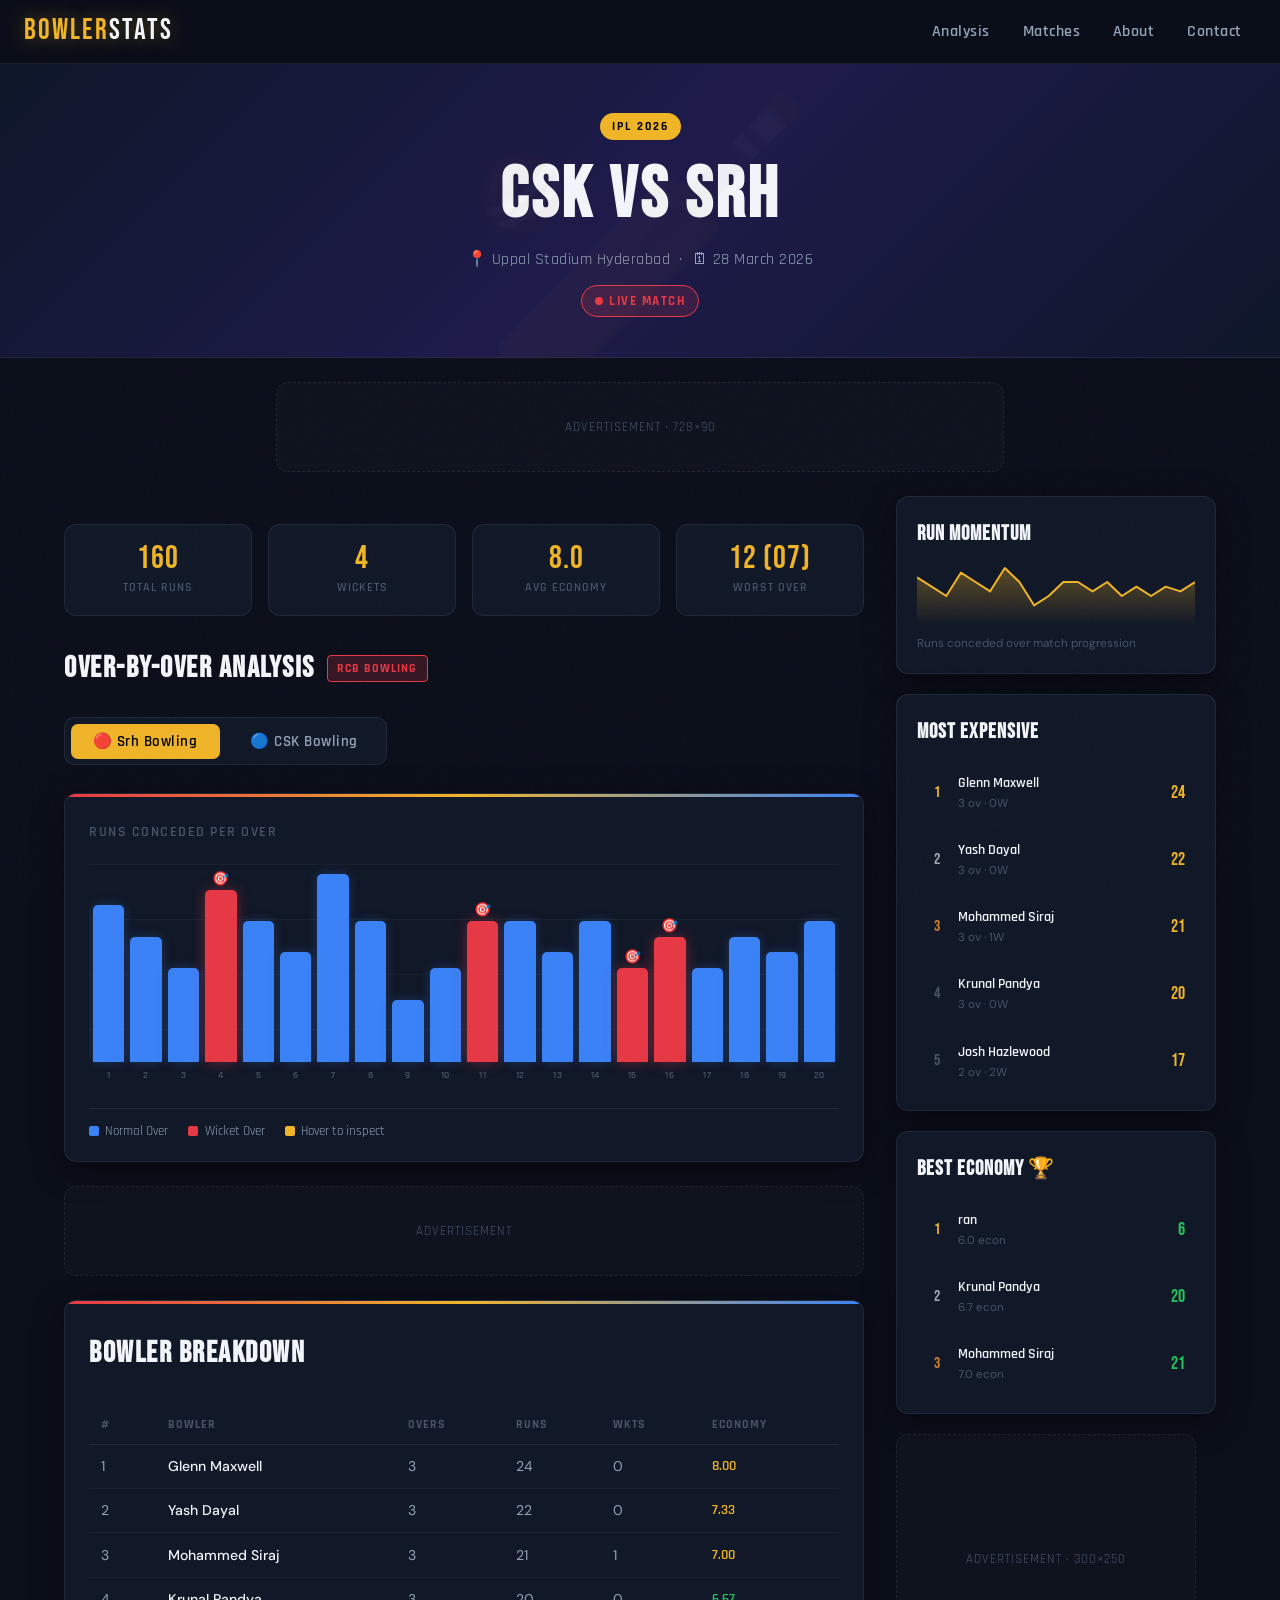
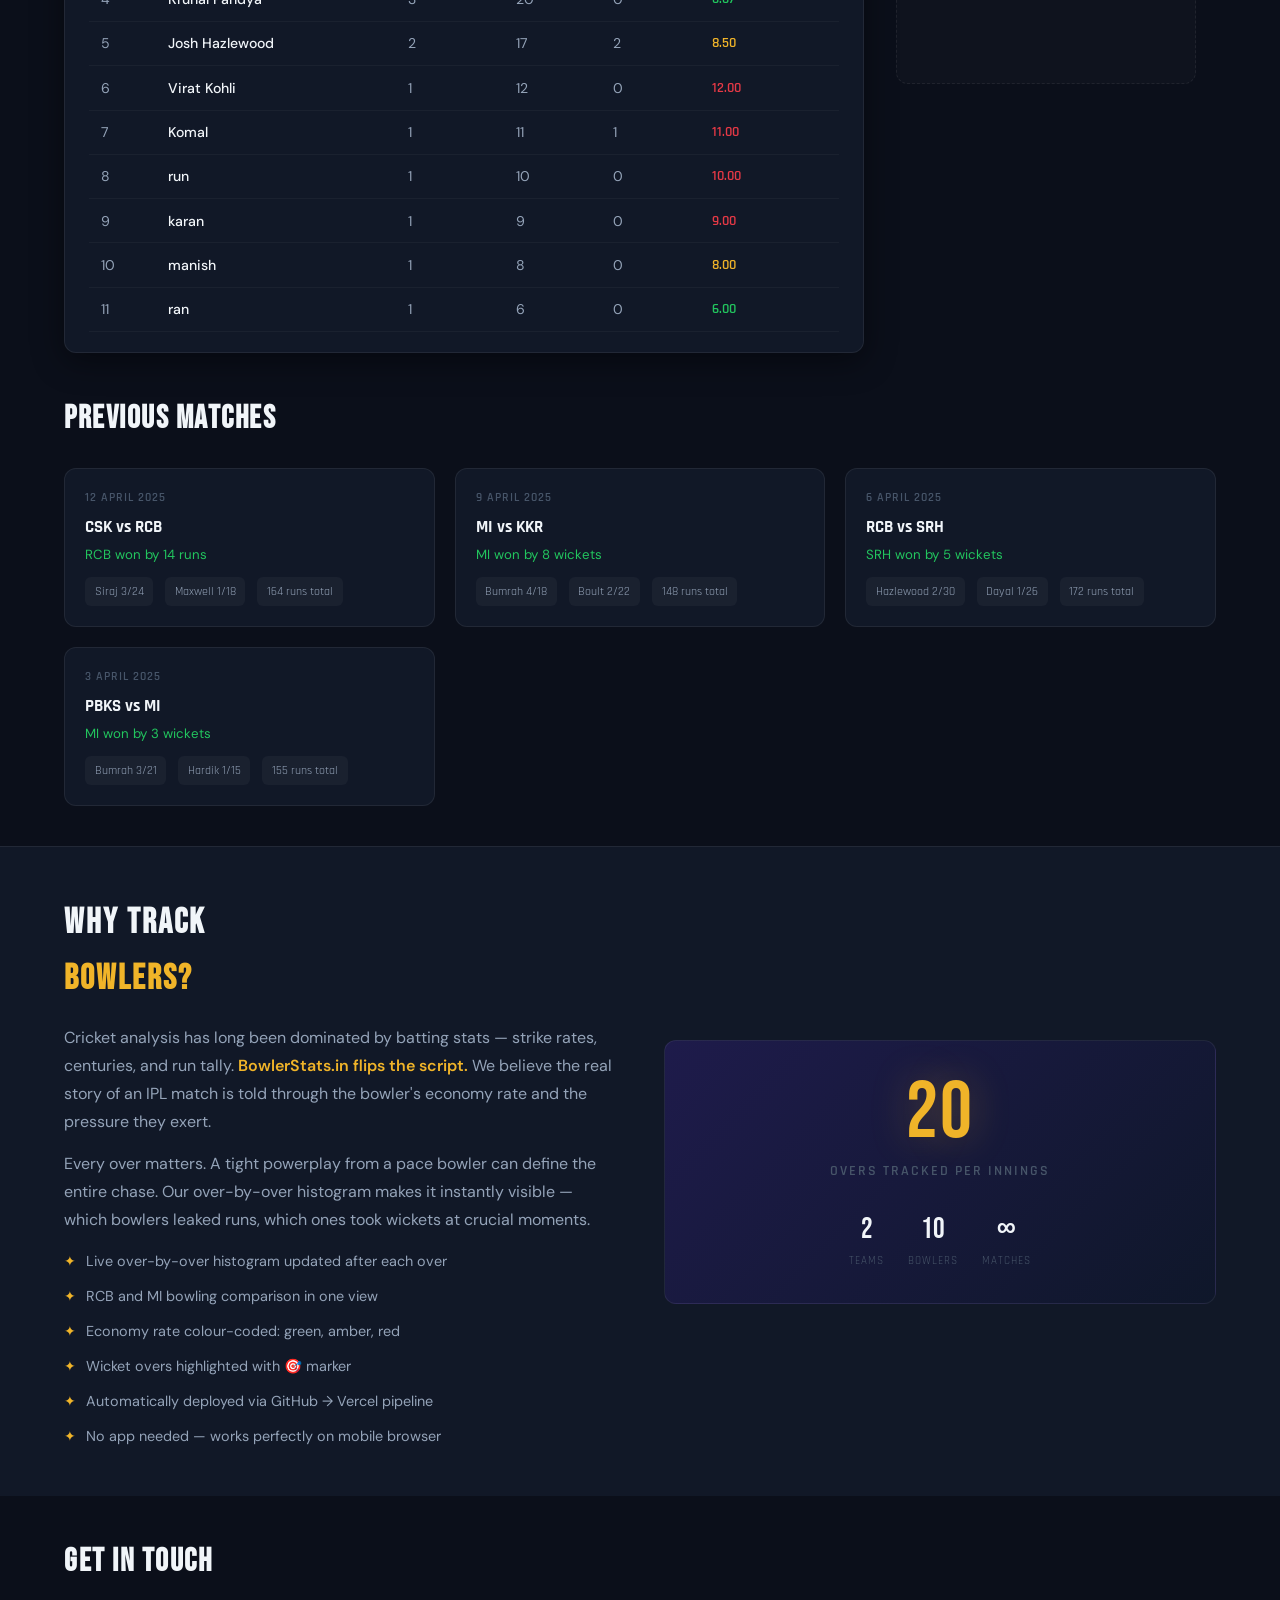
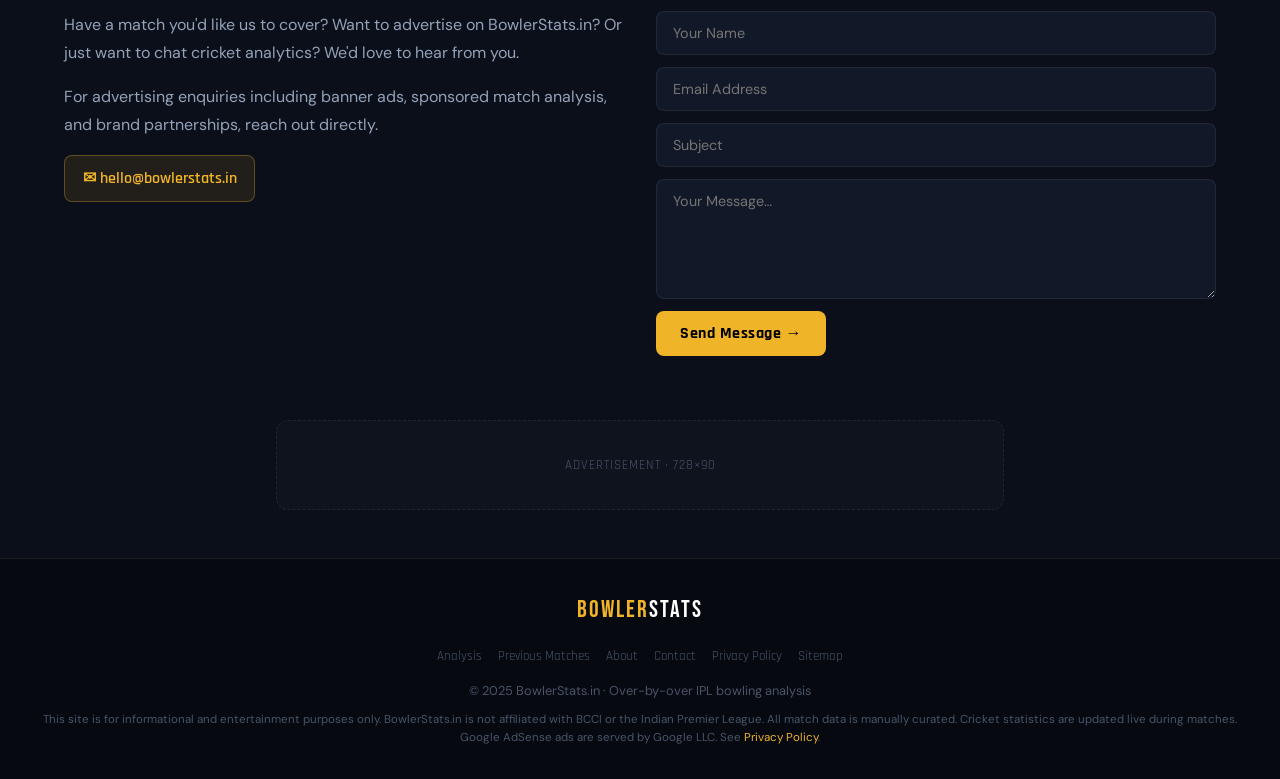
<file: index.html>
<!DOCTYPE html>
<html lang="en">
<head>
  <!-- ═══════════════════════════════════════════════
       BowlerStats.in — IPL Bowler Run Analysis
       SEO Optimized · AdSense Ready · Mobile Responsive
       ═══════════════════════════════════════════════ -->

  <meta charset="UTF-8" />
  <meta name="viewport" content="width=device-width, initial-scale=1.0" />

  <!-- ── Primary SEO ── -->
  <title>BowlerStats | IPL Bowler Run Analysis — Over-by-Over Histogram</title>
  <meta name="description"
        content="Live IPL match analysis focused on bowler performance. Track runs conceded by each bowler per over with interactive histograms. RCB vs MI, CSK, KKR and all IPL 2025 matches." />
  <meta name="keywords"
        content="IPL bowler stats, IPL 2025 bowler analysis, RCB vs MI bowler runs, cricket bowling figures, over by over analysis, IPL histogram, Mohammed Siraj stats, Jasprit Bumrah economy, IPL live bowling analysis, cricket statistics India" />
  <meta name="author"       content="BowlerStats.in" />
  <meta name="robots"       content="index, follow, max-image-preview:large" />
  <meta name="theme-color"  content="#0b0f1a" />
  <link rel="canonical"     href="https://bowlerstats.in/" />

  <!-- ── Open Graph / Facebook ── -->
  <meta property="og:type"        content="website" />
  <meta property="og:url"         content="https://bowlerstats.in/" />
  <meta property="og:title"       content="BowlerStats — IPL Bowler Run Analysis" />
  <meta property="og:description" content="Live over-by-over analysis of IPL bowler performance. Who conceded the most runs? Find out with interactive histograms." />
  <meta property="og:image"       content="https://bowlerstats.in/og-image.jpg" />
  <meta property="og:locale"      content="en_IN" />
  <meta property="og:site_name"   content="BowlerStats.in" />

  <!-- ── Twitter Card ── -->
  <meta name="twitter:card"        content="summary_large_image" />
  <meta name="twitter:title"       content="BowlerStats — IPL Bowler Run Analysis" />
  <meta name="twitter:description" content="Interactive over-by-over IPL bowler stats. Runs, wickets, economy — all in one histogram." />
  <meta name="twitter:image"       content="https://bowlerstats.in/og-image.jpg" />
  <meta name="twitter:site"        content="@BowlerStats" />

  <!-- ── Structured Data (JSON-LD) ── -->
  <script type="application/ld+json">
  {
    "@context": "https://schema.org",
    "@type": "SportsEvent",
    "name": "RCB vs MI — IPL 2025 Bowler Stats",
    "description": "Over-by-over bowler run analysis for IPL 2025 match between Royal Challengers Bangalore and Mumbai Indians.",
    "sport": "Cricket",
    "startDate": "2025-04-15",
    "location": {
      "@type": "Place",
      "name": "M. Chinnaswamy Stadium",
      "address": "Bangalore, Karnataka, India"
    },
    "organizer": {
      "@type": "Organization",
      "name": "Board of Control for Cricket in India",
      "url": "https://www.bcci.tv"
    },
    "url": "https://bowlerstats.in/"
  }
  </script>

  <script type="application/ld+json">
  {
    "@context": "https://schema.org",
    "@type": "WebSite",
    "name": "BowlerStats.in",
    "url": "https://bowlerstats.in/",
    "description": "IPL bowler performance statistics with over-by-over run histograms",
    "potentialAction": {
      "@type": "SearchAction",
      "target": "https://bowlerstats.in/?q={search_term_string}",
      "query-input": "required name=search_term_string"
    }
  }
  </script>

  <!-- ── Google AdSense ── -->
  <!-- REPLACE ca-pub-XXXXXXXXXXXXXXXX with your actual AdSense Publisher ID -->
  <script async src="https://pagead2.googlesyndication.com/pagead/js/adsbygoogle.js?client=ca-pub-XXXXXXXXXXXXXXXX"
          crossorigin="anonymous"></script>

  <!-- ── Preconnect / Fonts ── -->
  <link rel="preconnect" href="https://fonts.googleapis.com" />
  <link rel="preconnect" href="https://fonts.gstatic.com" crossorigin />

  <!-- ── Favicon ── -->
  <link rel="icon" href="data:image/svg+xml,<svg xmlns='http://www.w3.org/2000/svg' viewBox='0 0 100 100'><text y='.9em' font-size='90'>🏏</text></svg>" />

  <!-- ── Stylesheet ── -->
  <link rel="stylesheet" href="styles.css" />
</head>

<body>

  <!-- ══════════════════════════════════════
       LOADING SCREEN
       ══════════════════════════════════════ -->
  <div class="loading-overlay" id="loader" aria-hidden="true">
    <div class="loader-cricket">🏏 &nbsp; LOADING MATCH DATA…</div>
  </div>

  <!-- ══════════════════════════════════════
       NAVBAR
       ══════════════════════════════════════ -->
  <nav class="navbar" role="navigation" aria-label="Main navigation">
    <a href="/" class="logo" aria-label="BowlerStats Home">BOWLER<span>STATS</span></a>

    <button class="nav-toggle" id="nav-toggle" aria-label="Toggle menu" aria-expanded="false">☰</button>

    <ul class="nav-links" id="nav-links" role="list">
      <li><a href="#analysis">Analysis</a></li>
      <li><a href="#previous-matches">Matches</a></li>
      <li><a href="#about">About</a></li>
      <li><a href="#contact">Contact</a></li>
    </ul>
  </nav>

  <!-- ══════════════════════════════════════
       HERO / MATCH HEADER
       ══════════════════════════════════════ -->
  <header class="match-hero" role="banner">
    <div class="season-tag" id="match-season">IPL 2025</div>
    <h1 id="match-title">RCB <span>vs</span> MI</h1>
    <div class="match-meta">
      <span id="match-venue">📍 M. Chinnaswamy Stadium, Bangalore</span>
      &nbsp;·&nbsp;
      <span id="match-date">🗓 15 April 2025</span>
    </div>
    <div class="live-badge" role="status">LIVE MATCH</div>
  </header>

  <!-- ══════════════════════════════════════
       LEADERBOARD AD — TOP
       ══════════════════════════════════════ -->
  <div class="container">
    <div class="ad-slot leaderboard" aria-label="Advertisement">
      <!-- Google AdSense Leaderboard 728×90 -->
      <!-- REPLACE with your actual ad unit code -->
      <ins class="adsbygoogle"
           style="display:block"
           data-ad-client="ca-pub-XXXXXXXXXXXXXXXX"
           data-ad-slot="XXXXXXXXXX"
           data-ad-format="auto"
           data-full-width-responsive="true"></ins>
      <script>(adsbygoogle = window.adsbygoogle || []).push({});</script>
      <span>Advertisement · 728×90</span>
    </div>
  </div>

  <!-- ══════════════════════════════════════
       MAIN CONTENT
       ══════════════════════════════════════ -->
  <main id="analysis" class="container" role="main">

    <div class="layout-with-sidebar">

      <!-- ── Left: Chart + Table ── -->
      <div class="main-content">

        <!-- Stats Summary Cards -->
        <div class="stats-grid" aria-label="Match statistics summary">
          <div class="stat-card">
            <div class="stat-value" id="stat-total">—</div>
            <div class="stat-label">Total Runs</div>
          </div>
          <div class="stat-card">
            <div class="stat-value" id="stat-wickets">—</div>
            <div class="stat-label">Wickets</div>
          </div>
          <div class="stat-card">
            <div class="stat-value" id="stat-economy">—</div>
            <div class="stat-label">Avg Economy</div>
          </div>
          <div class="stat-card">
            <div class="stat-value" id="stat-max">—</div>
            <div class="stat-label">Worst Over</div>
          </div>
        </div>

        <!-- Team Tabs -->
        <div class="section-header">
          <h2>Over-by-Over Analysis</h2>
          <span class="badge badge-rcb" id="section-badge">RCB BOWLING</span>
        </div>

        <div class="tabs" role="tablist" aria-label="Select team bowling innings">
          <button class="tab-btn active" data-team="rcb" role="tab" aria-selected="true">
            🔴 Srh Bowling
          </button>
          <button class="tab-btn" data-team="mi" role="tab" aria-selected="false">
            🔵 CSK Bowling
          </button>
        </div>

        <!-- Histogram Chart -->
        <div class="chart-card" aria-label="Bowler runs histogram">
          <div class="chart-title">RUNS CONCEDED PER OVER</div>

          <div class="histogram-wrapper">
            <div class="histogram" id="histogram-container" role="img" aria-label="Bar chart showing runs conceded per over">
              <!-- Bars injected by JS -->
            </div>
          </div>

          <div class="chart-legend">
            <div class="legend-item">
              <div class="legend-dot" style="background:var(--bar-default)"></div>
              Normal Over
            </div>
            <div class="legend-item">
              <div class="legend-dot" style="background:var(--bar-wicket)"></div>
              Wicket Over
            </div>
            <div class="legend-item">
              <div class="legend-dot" style="background:var(--bar-hover)"></div>
              Hover to inspect
            </div>
          </div>
        </div>

        <!-- In-content Ad -->
        <div class="ad-slot" style="margin: 1.5rem 0;" aria-label="Advertisement">
          <ins class="adsbygoogle"
               style="display:block; text-align:center;"
               data-ad-layout="in-article"
               data-ad-format="fluid"
               data-ad-client="ca-pub-XXXXXXXXXXXXXXXX"
               data-ad-slot="XXXXXXXXXX"></ins>
          <script>(adsbygoogle = window.adsbygoogle || []).push({});</script>
          <span>Advertisement</span>
        </div>

        <!-- Bowler Breakdown Table -->
        <div class="chart-card">
          <div class="section-header" style="margin-bottom:1rem;">
            <h2>Bowler Breakdown</h2>
          </div>

          <div class="bowler-table-wrap">
            <table class="bowler-table" aria-label="Bowler statistics table">
              <thead>
                <tr>
                  <th>#</th>
                  <th>Bowler</th>
                  <th>Overs</th>
                  <th>Runs</th>
                  <th>Wkts</th>
                  <th>Economy</th>
                </tr>
              </thead>
              <tbody id="bowler-tbody">
                <!-- Rows injected by JS -->
              </tbody>
            </table>
          </div>
        </div>

      </div><!-- end .main-content -->

      <!-- ── Right: Sidebar ── -->
      <aside class="sidebar" aria-label="Match sidebar">

        <!-- Momentum Sparkline -->
        <div class="sidebar-card">
          <h3>Run Momentum</h3>
          <div class="sparkline-wrap">
            <canvas class="sparkline" id="sparkline" aria-label="Run momentum sparkline chart"></canvas>
          </div>
          <p style="font-size:0.73rem; color:var(--text-muted); margin-top:0.5rem;">
            Runs conceded over match progression
          </p>
        </div>

        <!-- Most Expensive Bowlers -->
        <div class="sidebar-card">
          <h3>Most Expensive</h3>
          <div class="rank-list" id="expensive-list">
            <!-- Injected by JS -->
          </div>
        </div>

        <!-- Best Economy Bowlers -->
        <div class="sidebar-card">
          <h3>Best Economy 🏆</h3>
          <div class="rank-list" id="best-list">
            <!-- Injected by JS -->
          </div>
        </div>

        <!-- Sidebar Rectangle Ad -->
        <div class="ad-slot rectangle" aria-label="Advertisement">
          <ins class="adsbygoogle"
               style="display:block"
               data-ad-client="ca-pub-XXXXXXXXXXXXXXXX"
               data-ad-slot="XXXXXXXXXX"
               data-ad-format="auto"
               data-full-width-responsive="true"></ins>
          <script>(adsbygoogle = window.adsbygoogle || []).push({});</script>
          <span>Advertisement · 300×250</span>
        </div>

      </aside>

    </div><!-- end .layout-with-sidebar -->
  </main>

  <!-- ══════════════════════════════════════
       PREVIOUS MATCHES
       ══════════════════════════════════════ -->
  <section id="previous-matches" aria-labelledby="prev-heading">
    <div class="container">
      <h2 id="prev-heading">Previous Matches</h2>

      <div class="matches-grid">
        <article class="match-card">
          <div class="mc-date">12 April 2025</div>
          <div class="mc-title">CSK vs RCB</div>
          <div class="mc-result">RCB won by 14 runs</div>
          <div class="mc-stats">
            <span class="mc-stat">Siraj 3/24</span>
            <span class="mc-stat">Maxwell 1/18</span>
            <span class="mc-stat">164 runs total</span>
          </div>
        </article>

        <article class="match-card">
          <div class="mc-date">9 April 2025</div>
          <div class="mc-title">MI vs KKR</div>
          <div class="mc-result">MI won by 8 wickets</div>
          <div class="mc-stats">
            <span class="mc-stat">Bumrah 4/18</span>
            <span class="mc-stat">Boult 2/22</span>
            <span class="mc-stat">148 runs total</span>
          </div>
        </article>

        <article class="match-card">
          <div class="mc-date">6 April 2025</div>
          <div class="mc-title">RCB vs SRH</div>
          <div class="mc-result">SRH won by 5 wickets</div>
          <div class="mc-stats">
            <span class="mc-stat">Hazlewood 2/30</span>
            <span class="mc-stat">Dayal 1/26</span>
            <span class="mc-stat">172 runs total</span>
          </div>
        </article>

        <article class="match-card">
          <div class="mc-date">3 April 2025</div>
          <div class="mc-title">PBKS vs MI</div>
          <div class="mc-result">MI won by 3 wickets</div>
          <div class="mc-stats">
            <span class="mc-stat">Bumrah 3/21</span>
            <span class="mc-stat">Hardik 1/15</span>
            <span class="mc-stat">155 runs total</span>
          </div>
        </article>
      </div>

    </div>
  </section>

  <!-- ══════════════════════════════════════
       ABOUT SECTION
       ══════════════════════════════════════ -->
  <section id="about" aria-labelledby="about-heading">
    <div class="container">
      <div class="about-grid">

        <div class="about-text">
          <h2 id="about-heading">Why Track<br><span style="color:var(--accent-gold)">Bowlers?</span></h2>
          <p>
            Cricket analysis has long been dominated by batting stats — strike rates, centuries, and
            run tally. <span class="highlight">BowlerStats.in flips the script.</span> We believe the real
            story of an IPL match is told through the bowler's economy rate and the pressure they exert.
          </p>
          <p>
            Every over matters. A tight powerplay from a pace bowler can define the entire chase.
            Our over-by-over histogram makes it instantly visible — which bowlers leaked runs, which
            ones took wickets at crucial moments.
          </p>

          <ul class="about-features" aria-label="Website features">
            <li>Live over-by-over histogram updated after each over</li>
            <li>RCB and MI bowling comparison in one view</li>
            <li>Economy rate colour-coded: green, amber, red</li>
            <li>Wicket overs highlighted with 🎯 marker</li>
            <li>Automatically deployed via GitHub → Vercel pipeline</li>
            <li>No app needed — works perfectly on mobile browser</li>
          </ul>
        </div>

        <div class="about-visual" aria-label="Statistics showcase">
          <div class="big-stat">20</div>
          <div class="big-label">Overs Tracked Per Innings</div>
          <div class="sub-stats">
            <div class="sub-stat-item">
              <div class="val">2</div>
              <div class="lbl">Teams</div>
            </div>
            <div class="sub-stat-item">
              <div class="val">10</div>
              <div class="lbl">Bowlers</div>
            </div>
            <div class="sub-stat-item">
              <div class="val">∞</div>
              <div class="lbl">Matches</div>
            </div>
          </div>
        </div>

      </div>
    </div>
  </section>

  <!-- ══════════════════════════════════════
       CONTACT SECTION
       ══════════════════════════════════════ -->
  <section id="contact" aria-labelledby="contact-heading">
    <div class="container">
      <h2 id="contact-heading">Get In Touch</h2>

      <div class="contact-grid">

        <div class="contact-info">
          <p>
            Have a match you'd like us to cover? Want to advertise on BowlerStats.in?
            Or just want to chat cricket analytics? We'd love to hear from you.
          </p>
          <p>
            For advertising enquiries including banner ads, sponsored match analysis,
            and brand partnerships, reach out directly.
          </p>
          <a href="mailto:hello@bowlerstats.in" class="email-link" aria-label="Email us">
            ✉ hello@bowlerstats.in
          </a>
        </div>

        <form class="contact-form" id="contact-form" aria-label="Contact form" novalidate>
          <input type="text"  name="name"    placeholder="Your Name"       required aria-label="Your name" />
          <input type="email" name="email"   placeholder="Email Address"   required aria-label="Email address" />
          <input type="text"  name="subject" placeholder="Subject"                  aria-label="Subject" />
          <textarea           name="message" placeholder="Your Message…"   required aria-label="Your message"></textarea>
          <button type="submit">Send Message →</button>
        </form>

      </div>
    </div>
  </section>

  <!-- ══════════════════════════════════════
       FOOTER AD
       ══════════════════════════════════════ -->
  <div class="container" style="padding-bottom:1.5rem;">
    <div class="ad-slot leaderboard" aria-label="Advertisement">
      <ins class="adsbygoogle"
           style="display:block"
           data-ad-client="ca-pub-XXXXXXXXXXXXXXXX"
           data-ad-slot="XXXXXXXXXX"
           data-ad-format="auto"
           data-full-width-responsive="true"></ins>
      <script>(adsbygoogle = window.adsbygoogle || []).push({});</script>
      <span>Advertisement · 728×90</span>
    </div>
  </div>

  <!-- ══════════════════════════════════════
       FOOTER
       ══════════════════════════════════════ -->
  <footer role="contentinfo">
    <div class="footer-logo">BOWLER<span style="color:#fff">STATS</span></div>
    <ul class="footer-links" aria-label="Footer navigation">
      <li><a href="#analysis">Analysis</a></li>
      <li><a href="#previous-matches">Previous Matches</a></li>
      <li><a href="#about">About</a></li>
      <li><a href="#contact">Contact</a></li>
      <li><a href="privacy.html">Privacy Policy</a></li>
      <li><a href="sitemap.xml">Sitemap</a></li>
    </ul>
    <p>© 2025 BowlerStats.in · Over-by-over IPL bowling analysis</p>
    <p class="disclaimer">
      This site is for informational and entertainment purposes only. 
      BowlerStats.in is not affiliated with BCCI or the Indian Premier League. 
      All match data is manually curated. Cricket statistics are updated live during matches.
      <br>Google AdSense ads are served by Google LLC. See <a href="privacy.html">Privacy Policy</a>.
    </p>
  </footer>

  <!-- ══════════════════════════════════════
       SCROLL TO TOP
       ══════════════════════════════════════ -->
  <button id="scroll-top" aria-label="Scroll to top">↑</button>

  <!-- ══════════════════════════════════════
       TOOLTIP (global)
       ══════════════════════════════════════ -->
  <div class="tooltip" id="tooltip" role="tooltip" aria-hidden="true"></div>

  <!-- ══════════════════════════════════════
       SCRIPTS
       ══════════════════════════════════════ -->
  <script src="app.js"></script>

</body>
</html>
</file>
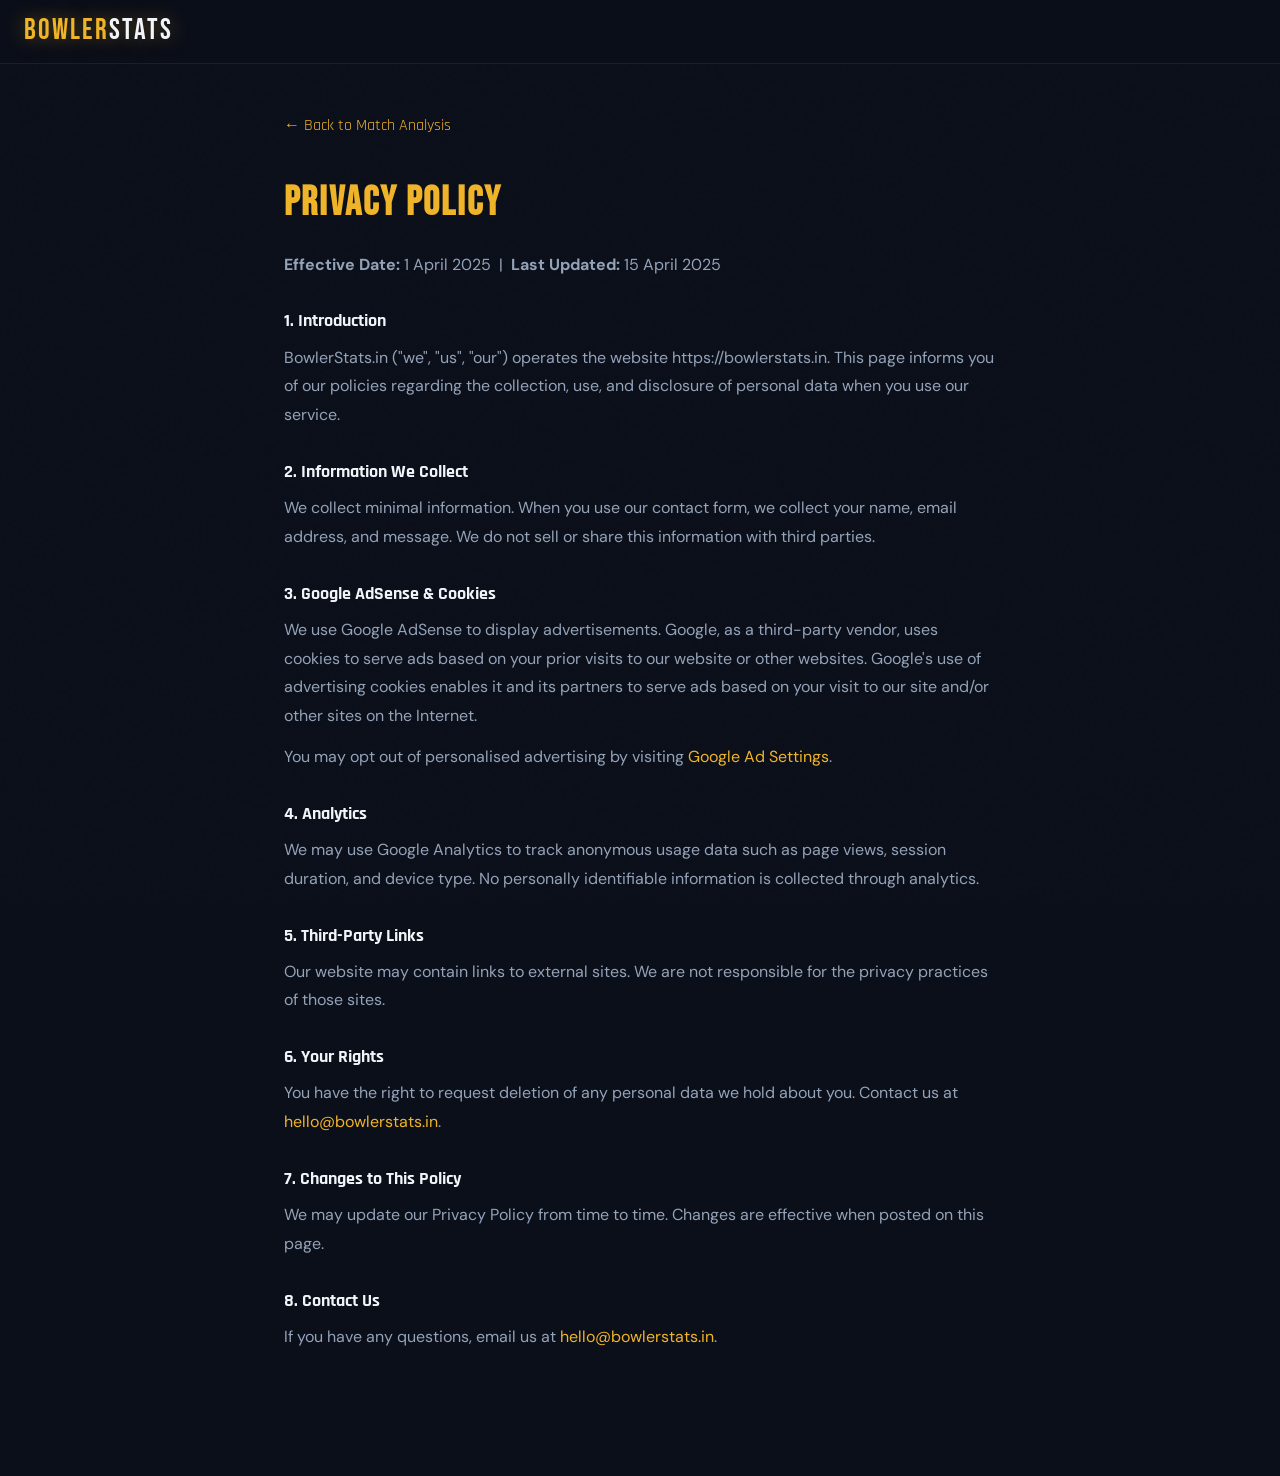
<file: privacy.html>
<!DOCTYPE html>
<html lang="en">
<head>
  <meta charset="UTF-8" />
  <meta name="viewport" content="width=device-width, initial-scale=1.0" />
  <title>Privacy Policy — BowlerStats.in</title>
  <meta name="description" content="Privacy policy for BowlerStats.in — IPL bowler statistics website." />
  <meta name="robots" content="noindex, follow" />
  <link rel="stylesheet" href="styles.css" />
  <style>
    .privacy-body { max-width: 760px; margin: 3rem auto; padding: 0 1.5rem 4rem; }
    .privacy-body h1 { font-family: var(--font-display); font-size: 2.5rem; letter-spacing: 2px; color: var(--accent-gold); margin-bottom: 1rem; }
    .privacy-body h2 { font-family: var(--font-ui); font-size: 1.1rem; color: var(--text-primary); margin: 1.75rem 0 0.5rem; font-weight: 700; }
    .privacy-body p, .privacy-body li { color: var(--text-secondary); line-height: 1.8; margin-bottom: 0.75rem; }
    .privacy-body ul { padding-left: 1.5rem; }
    .privacy-body a { color: var(--accent-gold); }
    .back-link { display: inline-block; margin-bottom: 2rem; font-family: var(--font-ui); color: var(--text-muted); }
  </style>
</head>
<body>
  <nav class="navbar">
    <a href="/" class="logo">BOWLER<span>STATS</span></a>
  </nav>

  <div class="privacy-body">
    <a href="/" class="back-link">← Back to Match Analysis</a>
    <h1>Privacy Policy</h1>
    <p><strong>Effective Date:</strong> 1 April 2025 &nbsp;|&nbsp; <strong>Last Updated:</strong> 15 April 2025</p>

    <h2>1. Introduction</h2>
    <p>BowlerStats.in ("we", "us", "our") operates the website https://bowlerstats.in. This page informs you of our policies regarding the collection, use, and disclosure of personal data when you use our service.</p>

    <h2>2. Information We Collect</h2>
    <p>We collect minimal information. When you use our contact form, we collect your name, email address, and message. We do not sell or share this information with third parties.</p>

    <h2>3. Google AdSense & Cookies</h2>
    <p>We use Google AdSense to display advertisements. Google, as a third-party vendor, uses cookies to serve ads based on your prior visits to our website or other websites. Google's use of advertising cookies enables it and its partners to serve ads based on your visit to our site and/or other sites on the Internet.</p>
    <p>You may opt out of personalised advertising by visiting <a href="https://www.google.com/settings/ads" target="_blank" rel="noopener">Google Ad Settings</a>.</p>

    <h2>4. Analytics</h2>
    <p>We may use Google Analytics to track anonymous usage data such as page views, session duration, and device type. No personally identifiable information is collected through analytics.</p>

    <h2>5. Third-Party Links</h2>
    <p>Our website may contain links to external sites. We are not responsible for the privacy practices of those sites.</p>

    <h2>6. Your Rights</h2>
    <p>You have the right to request deletion of any personal data we hold about you. Contact us at <a href="mailto:hello@bowlerstats.in">hello@bowlerstats.in</a>.</p>

    <h2>7. Changes to This Policy</h2>
    <p>We may update our Privacy Policy from time to time. Changes are effective when posted on this page.</p>

    <h2>8. Contact Us</h2>
    <p>If you have any questions, email us at <a href="mailto:hello@bowlerstats.in">hello@bowlerstats.in</a>.</p>
  </div>
</body>
</html>
</file>
<file: styles.css>
/* ===================================================
   BowlerStats.in — Main Stylesheet
   IPL Bowler Run Analysis
   =================================================== */

@import url('https://fonts.googleapis.com/css2?family=Bebas+Neue&family=DM+Sans:wght@300;400;500;600&family=Rajdhani:wght@500;600;700&display=swap');

/* ── CSS Variables ───────────────────────────────── */
:root {
  --bg-primary:    #0b0f1a;
  --bg-card:       #111827;
  --bg-card2:      #1a2235;
  --accent-gold:   #f0b429;
  --accent-red:    #e63946;
  --accent-blue:   #3b82f6;
  --accent-green:  #22c55e;
  --text-primary:  #f1f5f9;
  --text-secondary:#94a3b8;
  --text-muted:    #475569;
  --border:        rgba(255,255,255,0.07);
  --bar-default:   #3b82f6;
  --bar-wicket:    #e63946;
  --bar-hover:     #f0b429;
  --navbar-h:      64px;
  --radius:        12px;
  --shadow:        0 8px 32px rgba(0,0,0,0.45);
  --font-display:  'Bebas Neue', sans-serif;
  --font-ui:       'Rajdhani', sans-serif;
  --font-body:     'DM Sans', sans-serif;
}

/* ── Reset & Base ────────────────────────────────── */
*, *::before, *::after { box-sizing: border-box; margin: 0; padding: 0; }

html { scroll-behavior: smooth; font-size: 16px; }

body {
  font-family: var(--font-body);
  background: var(--bg-primary);
  color: var(--text-primary);
  min-height: 100vh;
  line-height: 1.6;
  overflow-x: hidden;
}

a { color: var(--accent-gold); text-decoration: none; }
a:hover { text-decoration: underline; }

img { max-width: 100%; display: block; }

/* ── Noise Texture Overlay ───────────────────────── */
body::before {
  content: '';
  position: fixed; inset: 0;
  background-image: url("data:image/svg+xml,%3Csvg viewBox='0 0 256 256' xmlns='http://www.w3.org/2000/svg'%3E%3Cfilter id='noise'%3E%3CfeTurbulence type='fractalNoise' baseFrequency='0.9' numOctaves='4' stitchTiles='stitch'/%3E%3C/filter%3E%3Crect width='100%25' height='100%25' filter='url(%23noise)' opacity='0.03'/%3E%3C/svg%3E");
  pointer-events: none; z-index: 0; opacity: 0.4;
}

/* ── Navbar ──────────────────────────────────────── */
.navbar {
  position: sticky; top: 0; z-index: 100;
  height: var(--navbar-h);
  background: rgba(11,15,26,0.92);
  backdrop-filter: blur(16px);
  border-bottom: 1px solid var(--border);
  display: flex; align-items: center;
  padding: 0 1.5rem;
  gap: 1rem;
}

.navbar .logo {
  font-family: var(--font-display);
  font-size: 1.8rem;
  letter-spacing: 2px;
  color: var(--accent-gold);
  text-shadow: 0 0 20px rgba(240,180,41,0.4);
  flex: 1;
}
.navbar .logo span { color: var(--text-primary); }

.nav-links {
  display: flex; gap: 0.25rem; list-style: none;
}
.nav-links a {
  font-family: var(--font-ui);
  font-size: 1rem; font-weight: 600;
  color: var(--text-secondary);
  padding: 0.4rem 0.9rem;
  border-radius: 6px;
  transition: color 0.2s, background 0.2s;
  letter-spacing: 0.5px;
}
.nav-links a:hover {
  color: var(--accent-gold);
  background: rgba(240,180,41,0.08);
  text-decoration: none;
}

.nav-toggle {
  display: none;
  background: none; border: none;
  color: var(--text-primary);
  font-size: 1.5rem; cursor: pointer;
  padding: 0.4rem;
}

/* ── Hero / Match Header ─────────────────────────── */
.match-hero {
  position: relative;
  background: linear-gradient(135deg, #0f172a 0%, #1e1b4b 50%, #0f172a 100%);
  border-bottom: 1px solid var(--border);
  padding: 3rem 1.5rem 2.5rem;
  text-align: center;
  overflow: hidden;
}

.match-hero::before {
  content: '🏏';
  position: absolute;
  font-size: 18rem;
  opacity: 0.03;
  top: -3rem; left: 50%;
  transform: translateX(-50%);
  pointer-events: none;
}

.match-hero .season-tag {
  display: inline-block;
  background: var(--accent-gold);
  color: #000;
  font-family: var(--font-ui);
  font-size: 0.75rem; font-weight: 700;
  letter-spacing: 2px;
  padding: 0.25rem 0.75rem;
  border-radius: 50px;
  margin-bottom: 1rem;
  text-transform: uppercase;
}

.match-hero h1 {
  font-family: var(--font-display);
  font-size: clamp(2.4rem, 6vw, 4.5rem);
  letter-spacing: 3px;
  line-height: 1.1;
  color: var(--text-primary);
}
.match-hero h1 span { color: var(--accent-gold); }

.match-meta {
  margin-top: 0.75rem;
  font-family: var(--font-ui);
  color: var(--text-secondary);
  font-size: 1rem;
  letter-spacing: 0.5px;
}

.live-badge {
  display: inline-flex; align-items: center; gap: 0.4rem;
  background: rgba(230,57,70,0.15);
  border: 1px solid var(--accent-red);
  color: var(--accent-red);
  font-family: var(--font-ui); font-weight: 700;
  font-size: 0.8rem; letter-spacing: 1.5px;
  padding: 0.3rem 0.8rem;
  border-radius: 50px;
  margin-top: 0.75rem;
  text-transform: uppercase;
}
.live-badge::before {
  content: '';
  width: 8px; height: 8px;
  background: var(--accent-red);
  border-radius: 50%;
  animation: pulse 1.2s infinite;
}
@keyframes pulse {
  0%, 100% { opacity: 1; transform: scale(1); }
  50% { opacity: 0.4; transform: scale(1.3); }
}

/* ── Ad Slot ─────────────────────────────────────── */
.ad-slot {
  background: rgba(255,255,255,0.02);
  border: 1px dashed var(--border);
  border-radius: var(--radius);
  display: flex; align-items: center; justify-content: center;
  color: var(--text-muted);
  font-family: var(--font-ui);
  font-size: 0.8rem; letter-spacing: 1px;
  text-transform: uppercase;
  padding: 0.75rem;
  min-height: 90px;
  overflow: hidden;
}
.ad-slot.leaderboard { max-width: 728px; margin: 1.5rem auto; }
.ad-slot.rectangle { width: 300px; min-height: 250px; flex-shrink: 0; }

/* ── Main Layout ─────────────────────────────────── */
.container {
  max-width: 1200px;
  margin: 0 auto;
  padding: 0 1.5rem;
}

main { padding: 2rem 0 3rem; }

.layout-with-sidebar {
  display: grid;
  grid-template-columns: 1fr 320px;
  gap: 2rem;
  align-items: start;
}

/* ── Section Header ──────────────────────────────── */
.section-header {
  display: flex; align-items: center; gap: 0.75rem;
  margin-bottom: 1.5rem;
}
.section-header h2 {
  font-family: var(--font-display);
  font-size: 1.9rem;
  letter-spacing: 1.5px;
  color: var(--text-primary);
}
.section-header .badge {
  font-family: var(--font-ui);
  font-size: 0.72rem; font-weight: 700;
  letter-spacing: 1px;
  padding: 0.2rem 0.6rem;
  border-radius: 4px;
  text-transform: uppercase;
}
.badge-rcb { background: rgba(230,57,70,0.2); color: var(--accent-red); border: 1px solid var(--accent-red); }
.badge-mi  { background: rgba(59,130,246,0.2); color: var(--accent-blue); border: 1px solid var(--accent-blue); }

/* ── Tab Switcher ────────────────────────────────── */
.tabs {
  display: flex; gap: 0.5rem;
  margin-bottom: 1.75rem;
  background: var(--bg-card);
  border: 1px solid var(--border);
  border-radius: 10px;
  padding: 0.35rem;
  width: fit-content;
}
.tab-btn {
  font-family: var(--font-ui);
  font-size: 0.95rem; font-weight: 600;
  letter-spacing: 0.5px;
  padding: 0.5rem 1.4rem;
  border: none; border-radius: 7px;
  cursor: pointer; background: transparent;
  color: var(--text-secondary);
  transition: all 0.2s;
}
.tab-btn.active {
  background: var(--accent-gold);
  color: #000;
}
.tab-btn:hover:not(.active) {
  color: var(--text-primary);
  background: rgba(255,255,255,0.05);
}

/* ── Chart Card ──────────────────────────────────── */
.chart-card {
  background: var(--bg-card);
  border: 1px solid var(--border);
  border-radius: var(--radius);
  padding: 1.75rem 1.5rem 1.25rem;
  box-shadow: var(--shadow);
  position: relative;
  overflow: hidden;
}

.chart-card::before {
  content: '';
  position: absolute; top: 0; left: 0; right: 0; height: 3px;
  background: linear-gradient(90deg, var(--accent-red), var(--accent-gold), var(--accent-blue));
}

.chart-title {
  font-family: var(--font-ui);
  font-size: 0.85rem; font-weight: 600;
  letter-spacing: 1.5px;
  text-transform: uppercase;
  color: var(--text-muted);
  margin-bottom: 1.25rem;
}

/* ── Histogram ───────────────────────────────────── */
.histogram-wrapper {
  overflow-x: auto;
  padding-bottom: 0.5rem;
}

.histogram {
  display: flex;
  align-items: flex-end;
  gap: 6px;
  min-width: 600px;
  height: 220px;
  padding: 0 0.25rem;
  position: relative;
}

/* Y-axis grid lines */
.histogram::before {
  content: '';
  position: absolute; inset: 0;
  background:
    repeating-linear-gradient(
      to top,
      transparent 0px,
      transparent calc(25% - 1px),
      rgba(255,255,255,0.04) calc(25% - 1px),
      rgba(255,255,255,0.04) 25%
    );
  pointer-events: none;
}

.bar-group {
  display: flex;
  flex-direction: column;
  align-items: center;
  flex: 1;
  min-width: 28px;
  max-width: 52px;
  height: 100%;
  justify-content: flex-end;
  cursor: pointer;
  position: relative;
}

.bar {
  width: 100%;
  background: var(--bar-default);
  border-radius: 5px 5px 0 0;
  transition: height 0.6s cubic-bezier(.34,1.56,.64,1), background 0.2s;
  position: relative;
  min-height: 4px;
  box-shadow: 0 0 12px rgba(59,130,246,0.25);
}

.bar.wicket {
  background: var(--bar-wicket);
  box-shadow: 0 0 14px rgba(230,57,70,0.4);
}

.bar-group:hover .bar {
  background: var(--bar-hover) !important;
  box-shadow: 0 0 18px rgba(240,180,41,0.5);
}

.wicket-icon {
  position: absolute;
  top: -22px; left: 50%;
  transform: translateX(-50%);
  font-size: 0.85rem;
  animation: drop-in 0.4s ease;
}
@keyframes drop-in {
  from { transform: translateX(-50%) translateY(-8px); opacity: 0; }
  to   { transform: translateX(-50%) translateY(0); opacity: 1; }
}

.bar-runs {
  position: absolute;
  top: -20px; left: 50%;
  transform: translateX(-50%);
  font-family: var(--font-ui);
  font-size: 0.7rem; font-weight: 700;
  color: var(--text-secondary);
  white-space: nowrap;
  transition: color 0.2s;
}
.bar-group:hover .bar-runs { color: var(--accent-gold); }

.bar-label {
  font-family: var(--font-ui);
  font-size: 0.65rem; font-weight: 600;
  color: var(--text-muted);
  margin-top: 5px;
  text-align: center;
  letter-spacing: 0.3px;
  white-space: nowrap;
}

/* ── Tooltip ─────────────────────────────────────── */
.tooltip {
  position: fixed;
  background: var(--bg-card2);
  border: 1px solid var(--accent-gold);
  border-radius: 8px;
  padding: 0.6rem 0.9rem;
  font-family: var(--font-body);
  font-size: 0.8rem;
  color: var(--text-primary);
  pointer-events: none;
  z-index: 999;
  box-shadow: 0 8px 24px rgba(0,0,0,0.5);
  opacity: 0;
  transform: translateY(4px);
  transition: opacity 0.15s, transform 0.15s;
  max-width: 180px;
}
.tooltip.show { opacity: 1; transform: translateY(0); }
.tooltip strong { color: var(--accent-gold); display: block; margin-bottom: 0.2rem; }

/* ── Legend ──────────────────────────────────────── */
.chart-legend {
  display: flex; gap: 1.25rem; flex-wrap: wrap;
  margin-top: 1rem;
  padding-top: 0.75rem;
  border-top: 1px solid var(--border);
}
.legend-item {
  display: flex; align-items: center; gap: 0.4rem;
  font-family: var(--font-ui); font-size: 0.8rem;
  color: var(--text-secondary);
}
.legend-dot {
  width: 10px; height: 10px; border-radius: 2px; flex-shrink: 0;
}

/* ── Stats Grid ──────────────────────────────────── */
.stats-grid {
  display: grid;
  grid-template-columns: repeat(auto-fit, minmax(120px, 1fr));
  gap: 1rem;
  margin: 1.75rem 0;
}

.stat-card {
  background: var(--bg-card);
  border: 1px solid var(--border);
  border-radius: var(--radius);
  padding: 1.1rem 1rem;
  text-align: center;
  transition: border-color 0.2s, transform 0.2s;
}
.stat-card:hover {
  border-color: var(--accent-gold);
  transform: translateY(-2px);
}
.stat-value {
  font-family: var(--font-display);
  font-size: 2rem;
  letter-spacing: 1px;
  color: var(--accent-gold);
  line-height: 1;
}
.stat-label {
  font-family: var(--font-ui);
  font-size: 0.72rem; font-weight: 600;
  letter-spacing: 1px;
  text-transform: uppercase;
  color: var(--text-muted);
  margin-top: 0.3rem;
}

/* ── Bowler Breakdown Table ──────────────────────── */
.bowler-table-wrap {
  margin-top: 1.75rem;
  overflow-x: auto;
}

.bowler-table {
  width: 100%;
  border-collapse: collapse;
  font-size: 0.88rem;
}
.bowler-table th {
  font-family: var(--font-ui);
  font-size: 0.72rem; font-weight: 700;
  letter-spacing: 1px;
  text-transform: uppercase;
  color: var(--text-muted);
  padding: 0.6rem 0.75rem;
  text-align: left;
  border-bottom: 1px solid var(--border);
}
.bowler-table td {
  padding: 0.65rem 0.75rem;
  border-bottom: 1px solid rgba(255,255,255,0.04);
  color: var(--text-secondary);
}
.bowler-table tr:hover td { background: rgba(255,255,255,0.02); color: var(--text-primary); }
.bowler-table .name-cell { font-weight: 500; color: var(--text-primary); }
.bowler-table .economy {
  font-family: var(--font-ui); font-weight: 600;
}
.economy.good { color: var(--accent-green); }
.economy.avg  { color: var(--accent-gold); }
.economy.bad  { color: var(--accent-red); }

/* ── Sidebar ─────────────────────────────────────── */
.sidebar { display: flex; flex-direction: column; gap: 1.25rem; }

.sidebar-card {
  background: var(--bg-card);
  border: 1px solid var(--border);
  border-radius: var(--radius);
  padding: 1.25rem;
  box-shadow: var(--shadow);
}
.sidebar-card h3 {
  font-family: var(--font-display);
  font-size: 1.3rem;
  letter-spacing: 1px;
  color: var(--text-primary);
  margin-bottom: 1rem;
}

/* Top/worst bowler list */
.rank-list { display: flex; flex-direction: column; gap: 0.6rem; }
.rank-item {
  display: flex; align-items: center; gap: 0.7rem;
  padding: 0.5rem 0.6rem;
  border-radius: 8px;
  transition: background 0.2s;
}
.rank-item:hover { background: rgba(255,255,255,0.03); }
.rank-num {
  font-family: var(--font-display);
  font-size: 1rem;
  color: var(--text-muted);
  width: 20px; text-align: center;
}
.rank-num.gold   { color: var(--accent-gold); }
.rank-num.silver { color: #a8a8b3; }
.rank-num.bronze { color: #cd7f32; }
.rank-info { flex: 1; }
.rank-name {
  font-family: var(--font-ui); font-weight: 600; font-size: 0.9rem;
  color: var(--text-primary);
}
.rank-detail {
  font-size: 0.72rem; color: var(--text-muted);
}
.rank-runs {
  font-family: var(--font-display); font-size: 1.1rem;
  color: var(--accent-gold);
}

/* ── Momentum Chart (mini sparkline) ─────────────── */
.sparkline-wrap { position: relative; height: 60px; margin-top: 0.75rem; }
canvas.sparkline { width: 100% !important; height: 100% !important; }

/* ── Previous Matches ────────────────────────────── */
#previous-matches { padding: 2.5rem 0; }
#previous-matches h2 {
  font-family: var(--font-display);
  font-size: 2rem; letter-spacing: 1.5px;
  margin-bottom: 1.5rem;
}

.matches-grid {
  display: grid;
  grid-template-columns: repeat(auto-fill, minmax(280px, 1fr));
  gap: 1.25rem;
}
.match-card {
  background: var(--bg-card);
  border: 1px solid var(--border);
  border-radius: var(--radius);
  padding: 1.25rem;
  transition: border-color 0.2s, transform 0.2s;
}
.match-card:hover {
  border-color: rgba(240,180,41,0.4);
  transform: translateY(-3px);
}
.match-card .mc-date {
  font-family: var(--font-ui); font-size: 0.72rem;
  font-weight: 600; letter-spacing: 1px;
  text-transform: uppercase; color: var(--text-muted);
}
.match-card .mc-title {
  font-family: var(--font-ui); font-weight: 700; font-size: 1.05rem;
  color: var(--text-primary); margin: 0.4rem 0 0.2rem;
}
.match-card .mc-result {
  font-size: 0.83rem; color: var(--accent-green);
}
.match-card .mc-stats {
  display: flex; gap: 0.75rem; margin-top: 0.75rem; flex-wrap: wrap;
}
.mc-stat {
  background: rgba(255,255,255,0.04);
  border-radius: 6px;
  padding: 0.3rem 0.6rem;
  font-family: var(--font-ui); font-size: 0.75rem;
  color: var(--text-secondary);
}

/* ── About Section ───────────────────────────────── */
#about {
  background: var(--bg-card);
  border-top: 1px solid var(--border);
  padding: 3rem 0;
}
.about-grid {
  display: grid;
  grid-template-columns: 1fr 1fr;
  gap: 3rem;
  align-items: center;
}
.about-text h2 {
  font-family: var(--font-display);
  font-size: 2.2rem; letter-spacing: 2px;
  margin-bottom: 1rem;
  color: var(--text-primary);
}
.about-text p {
  color: var(--text-secondary);
  margin-bottom: 0.9rem;
  line-height: 1.75;
}
.about-text .highlight { color: var(--accent-gold); font-weight: 600; }

.about-features { list-style: none; display: flex; flex-direction: column; gap: 0.75rem; margin-top: 1rem; }
.about-features li {
  display: flex; align-items: center; gap: 0.6rem;
  font-size: 0.9rem; color: var(--text-secondary);
}
.about-features li::before {
  content: '✦';
  color: var(--accent-gold);
  flex-shrink: 0;
}

.about-visual {
  background: linear-gradient(135deg, #1e1b4b, #0f172a);
  border: 1px solid var(--border);
  border-radius: var(--radius);
  padding: 2rem;
  text-align: center;
}
.about-visual .big-stat {
  font-family: var(--font-display);
  font-size: 5rem;
  color: var(--accent-gold);
  letter-spacing: 2px;
  line-height: 1;
  text-shadow: 0 0 40px rgba(240,180,41,0.3);
}
.about-visual .big-label {
  font-family: var(--font-ui);
  font-size: 0.85rem; font-weight: 600;
  letter-spacing: 2px; text-transform: uppercase;
  color: var(--text-muted); margin-top: 0.5rem;
}
.about-visual .sub-stats {
  display: flex; gap: 1.5rem; justify-content: center;
  margin-top: 1.5rem;
}
.sub-stat-item { text-align: center; }
.sub-stat-item .val { font-family: var(--font-display); font-size: 1.8rem; color: var(--text-primary); }
.sub-stat-item .lbl { font-family: var(--font-ui); font-size: 0.7rem; color: var(--text-muted); letter-spacing: 1px; text-transform: uppercase; }

/* ── Contact ─────────────────────────────────────── */
#contact { padding: 2.5rem 0; }
#contact h2 {
  font-family: var(--font-display);
  font-size: 2rem; letter-spacing: 1.5px;
  margin-bottom: 1.5rem;
}
.contact-grid {
  display: grid;
  grid-template-columns: 1fr 1fr;
  gap: 2rem;
}
.contact-info p {
  color: var(--text-secondary); line-height: 1.75; margin-bottom: 1rem;
}
.contact-info .email-link {
  display: inline-flex; align-items: center; gap: 0.5rem;
  background: rgba(240,180,41,0.1);
  border: 1px solid rgba(240,180,41,0.3);
  color: var(--accent-gold);
  padding: 0.6rem 1.1rem;
  border-radius: 8px;
  font-family: var(--font-ui); font-weight: 600;
  transition: background 0.2s;
}
.contact-info .email-link:hover { background: rgba(240,180,41,0.18); text-decoration: none; }

.contact-form { display: flex; flex-direction: column; gap: 0.75rem; }
.contact-form input,
.contact-form textarea {
  background: var(--bg-card);
  border: 1px solid var(--border);
  border-radius: 8px;
  padding: 0.75rem 1rem;
  color: var(--text-primary);
  font-family: var(--font-body);
  font-size: 0.9rem;
  transition: border-color 0.2s;
  width: 100%;
}
.contact-form input:focus,
.contact-form textarea:focus {
  outline: none;
  border-color: var(--accent-gold);
}
.contact-form textarea { resize: vertical; min-height: 120px; }
.contact-form button {
  background: var(--accent-gold);
  color: #000;
  border: none;
  padding: 0.75rem 1.5rem;
  border-radius: 8px;
  font-family: var(--font-ui);
  font-size: 1rem; font-weight: 700;
  letter-spacing: 0.5px;
  cursor: pointer;
  transition: opacity 0.2s, transform 0.1s;
  align-self: flex-start;
}
.contact-form button:hover { opacity: 0.88; transform: translateY(-1px); }

/* ── Footer ──────────────────────────────────────── */
footer {
  background: rgba(0,0,0,0.4);
  border-top: 1px solid var(--border);
  padding: 2rem 1.5rem;
  text-align: center;
}
footer .footer-logo {
  font-family: var(--font-display);
  font-size: 1.5rem; letter-spacing: 2px;
  color: var(--accent-gold); margin-bottom: 0.5rem;
}
footer p {
  color: var(--text-muted);
  font-size: 0.8rem; line-height: 1.8;
}
footer .footer-links {
  display: flex; gap: 1rem; justify-content: center;
  list-style: none; margin: 0.75rem 0;
  flex-wrap: wrap;
}
footer .footer-links a {
  font-family: var(--font-ui); font-size: 0.8rem;
  color: var(--text-muted);
  transition: color 0.2s;
}
footer .footer-links a:hover { color: var(--accent-gold); text-decoration: none; }
.disclaimer {
  font-size: 0.72rem; color: var(--text-muted);
  margin-top: 0.5rem; line-height: 1.6;
}

/* ── Loader ──────────────────────────────────────── */
.loading-overlay {
  position: fixed; inset: 0;
  background: var(--bg-primary);
  display: flex; align-items: center; justify-content: center;
  z-index: 9999;
  transition: opacity 0.4s;
}
.loading-overlay.hidden { opacity: 0; pointer-events: none; }
.loader-cricket {
  font-family: var(--font-display);
  font-size: 1.5rem; letter-spacing: 3px;
  color: var(--accent-gold);
  animation: flicker 1s infinite;
}
@keyframes flicker {
  0%, 100% { opacity: 1; } 50% { opacity: 0.3; }
}

/* ── Scroll Top Button ───────────────────────────── */
#scroll-top {
  position: fixed; bottom: 1.5rem; right: 1.5rem;
  width: 42px; height: 42px;
  background: var(--accent-gold);
  color: #000;
  border: none; border-radius: 50%;
  cursor: pointer;
  font-size: 1.1rem;
  display: flex; align-items: center; justify-content: center;
  box-shadow: 0 4px 16px rgba(240,180,41,0.35);
  opacity: 0; pointer-events: none;
  transition: opacity 0.3s, transform 0.2s;
  z-index: 90;
}
#scroll-top.show { opacity: 1; pointer-events: auto; }
#scroll-top:hover { transform: translateY(-3px); }

/* ── Responsive ──────────────────────────────────── */
@media (max-width: 960px) {
  .layout-with-sidebar {
    grid-template-columns: 1fr;
  }
  .sidebar { flex-direction: row; flex-wrap: wrap; }
  .sidebar-card { flex: 1 1 260px; }
  .about-grid { grid-template-columns: 1fr; }
  .contact-grid { grid-template-columns: 1fr; }
}

@media (max-width: 640px) {
  .navbar .logo { font-size: 1.4rem; }
  .nav-links { display: none; flex-direction: column; position: absolute; top: var(--navbar-h); left: 0; right: 0; background: rgba(11,15,26,0.98); padding: 1rem 1.5rem; border-bottom: 1px solid var(--border); }
  .nav-links.open { display: flex; }
  .nav-toggle { display: block; }
  .stats-grid { grid-template-columns: repeat(2, 1fr); }
  .ad-slot.rectangle { width: 100%; }
  .sidebar { flex-direction: column; }
  .about-visual .sub-stats { gap: 1rem; }
  .match-hero h1 { font-size: 2rem; }
}
</file>
